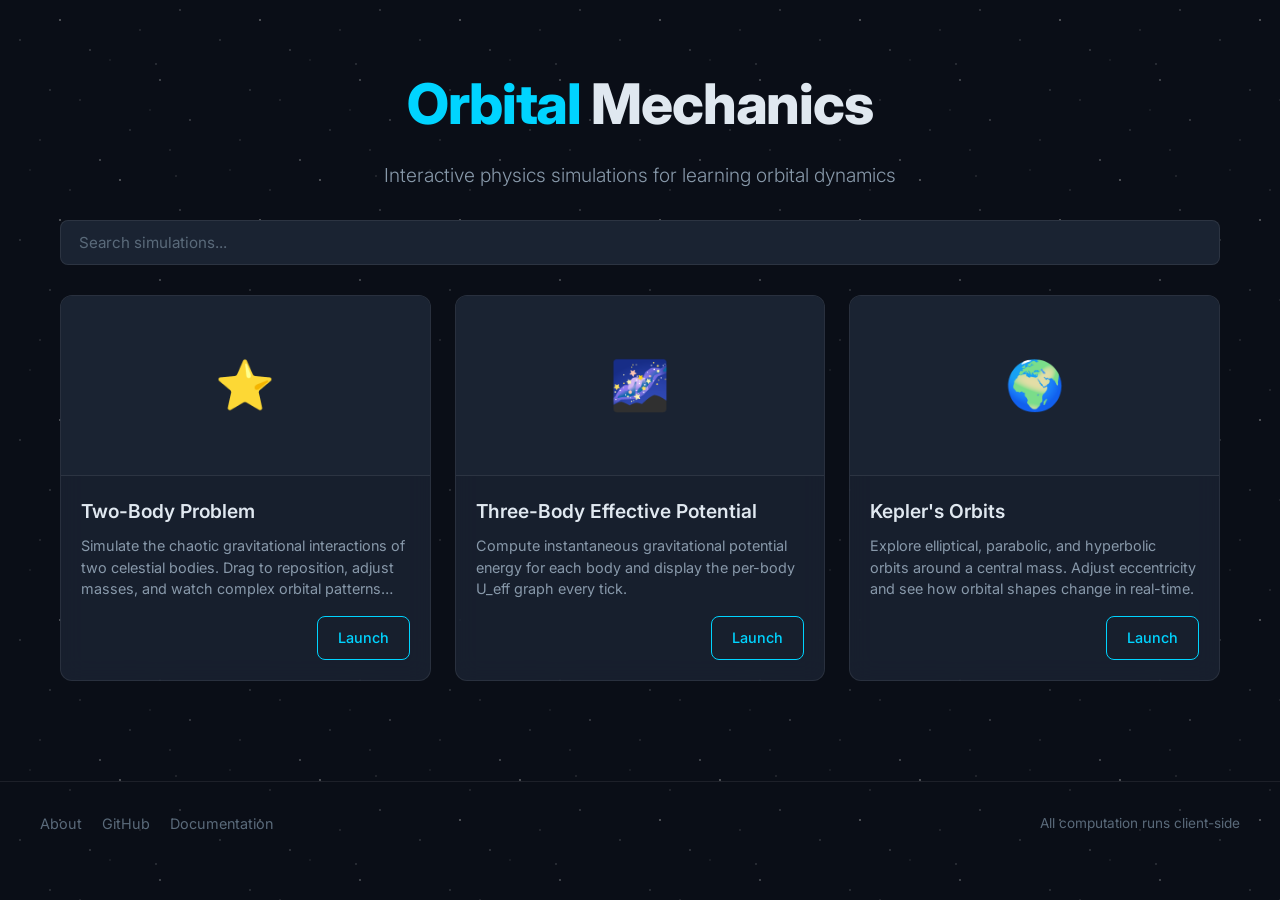
<file: index.html>
<!DOCTYPE html>
<html lang="en">
<head>
  <meta charset="utf-8">
  <meta name="viewport" content="width=device-width, initial-scale=1.0">
  <title>Orbital Mechanics Simulations</title>
  <link rel="preconnect" href="https://fonts.googleapis.com">
  <link rel="preconnect" href="https://fonts.gstatic.com" crossorigin>
  <link href="https://fonts.googleapis.com/css2?family=Inter:wght@300;400;500;600;700;800&display=swap" rel="stylesheet">
  <link rel="stylesheet" href="css/base.css">
  <link rel="stylesheet" href="css/layout.css">
  <link rel="stylesheet" href="css/components.css">
  <link rel="icon" type="image/svg+xml" href="data:image/svg+xml,<svg xmlns='http://www.w3.org/2000/svg' viewBox='0 0 100 100'><text y='.9em' font-size='90'>🚀</text></svg>">
</head>
<body>
  <div class="stars"></div>
  
  <header class="hero">
    <div class="hero-content">
      <h1><span class="accent">Orbital</span> Mechanics</h1>
      <p class="subtitle">Interactive physics simulations for learning orbital dynamics</p>
    </div>
  </header>

  <main class="container">
    <div class="toolbar">
      <input type="text" id="search" class="search-bar" placeholder="Search simulations..." aria-label="Search simulations">
    </div>
    <div id="simGrid" class="sim-grid">
      <!-- Cards loaded dynamically from simulations.json -->
    </div>
  </main>

  <footer class="footer">
    <div class="footer-content">
      <div class="footer-links">
        <a href="#" class="footer-link">About</a>
        <a href="#" class="footer-link">GitHub</a>
        <a href="#" class="footer-link">Documentation</a>
      </div>
      <p class="footer-text">All computation runs client-side</p>
    </div>
  </footer>

  <script type="module" src="js/main.js"></script>
</body>
</html>
</file>
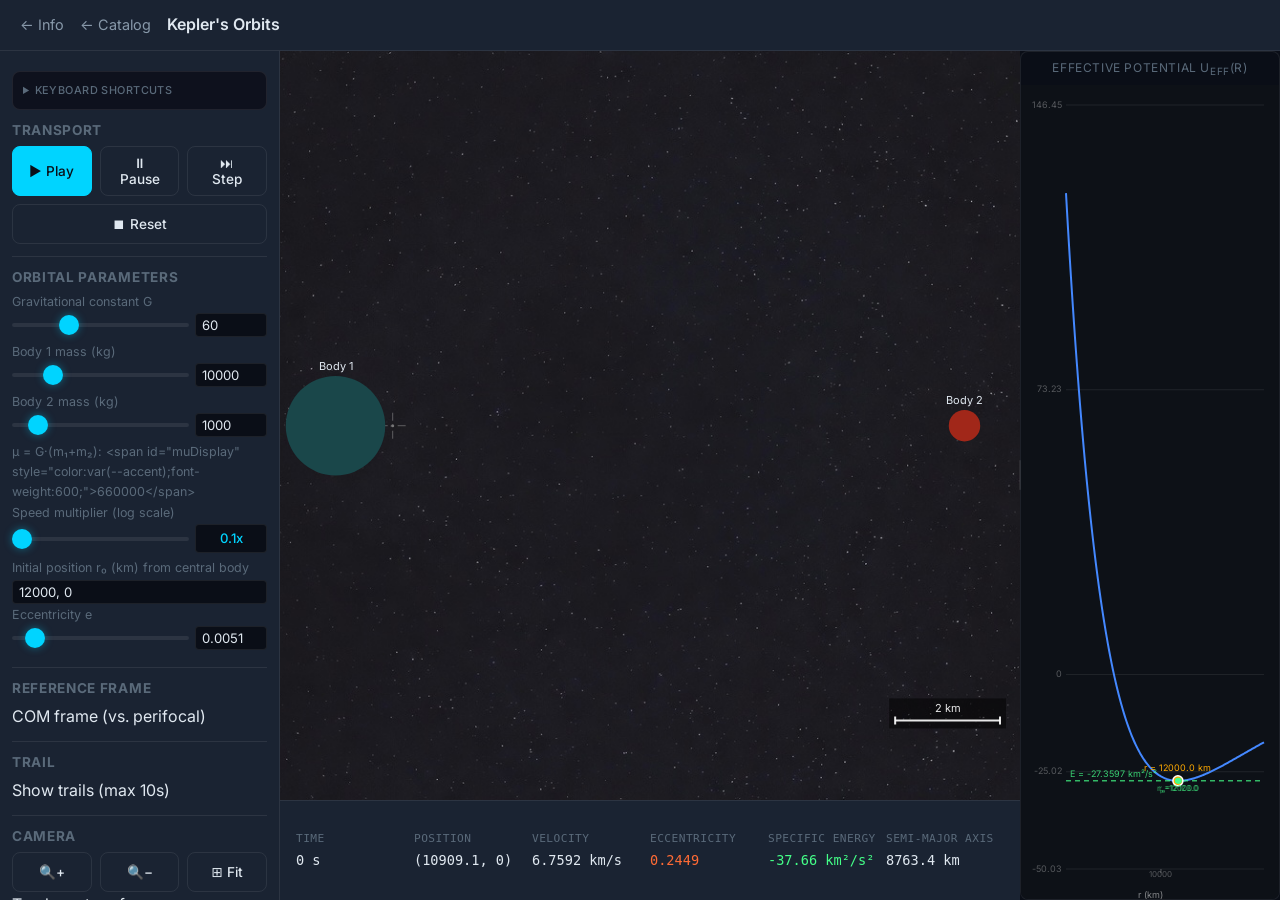
<file: simulations/kepler/index.html>
<!DOCTYPE html>
<html lang="en">
<head>
  <meta charset="utf-8">
  <meta name="viewport" content="width=device-width, initial-scale=1.0">
  <title>Kepler's Orbits — Orbital Mechanics</title>
  <link rel="preconnect" href="https://fonts.googleapis.com">
  <link rel="preconnect" href="https://fonts.gstatic.com" crossorigin>
  <link href="https://fonts.googleapis.com/css2?family=Inter:wght@300;400;500;600;700;800&display=swap" rel="stylesheet">
  <link rel="stylesheet" href="../../css/base.css">
  <link rel="stylesheet" href="../../css/layout.css">
  <link rel="stylesheet" href="../../css/components.css">
  <link rel="icon" type="image/svg+xml" href="data:image/svg+xml,<svg xmlns='http://www.w3.org/2000/svg' viewBox='0 0 100 100'><text y='.9em' font-size='90'>🚀</text></svg>">
  <style>
    .sim-canvas-wrap { cursor: grab; background: var(--bg-primary) url('../../assets/backgrounds/space-bg.jpg') center center / cover no-repeat; }
    .sim-canvas-wrap:active { cursor: grabbing; }
    
    .sim-right-panel {
      display: flex;
      flex-direction: column;
      gap: 8px;
      width: 260px;
      min-width: 100px;
      max-width: 80vw;
      flex-shrink: 0;
      position: relative;
      user-select: none;
    }
    
    /* Drag handle on the left edge of the right panel */
    .ueff-resize-handle {
      position: absolute;
      left: -4px;
      top: 0;
      bottom: 0;
      width: 8px;
      cursor: col-resize;
      z-index: 20;
    }
    .ueff-resize-handle::after {
      content: '';
      position: absolute;
      left: 3px;
      top: 50%;
      transform: translateY(-50%);
      width: 2px;
      height: 30px;
      background: var(--border);
      border-radius: 1px;
    }
    .ueff-resize-handle:hover::after {
      background: var(--accent);
    }
    
    .ueff-canvas-wrap {
      background: var(--bg-primary);
      border: 1px solid var(--border);
      border-radius: var(--radius-sm);
      overflow: hidden;
      flex: 1;
      display: flex;
      flex-direction: column;
    }
    .ueff-canvas-wrap canvas {
      display: block;
      width: 100%;
      flex: 1;
      min-height: 120px;
    }
    .ueff-title {
      font-size: 0.75rem;
      text-transform: uppercase;
      letter-spacing: 0.05em;
      color: var(--text-muted);
      padding: 6px 10px;
      text-align: center;
      flex-shrink: 0;
    }
  </style>
</head>
<body class="sim-page-body">
  <header class="sim-header">
    <a href="info.html" class="back-link">← Info</a>
    <a href="../../index.html" class="back-link">← Catalog</a>
    <span class="sim-header-title">Kepler's Orbits</span>
  </header>

  <div class="sim-main">
    <button class="sidebar-toggle-btn" id="sidebarToggleBtn" title="Toggle sidebar">☰ Controls <span>▼</span></button>
    <div class="sim-controls">
      <div id="shortcutLegend"></div>
    </div>
    <div class="sim-center">
      <div class="sim-canvas-wrap"><canvas id="simCanvas"></canvas></div>
      <div class="sim-data-bar">
        <div class="data-group"><span class="data-label">Time</span><span class="data-value" id="dTime">0.0 s</span></div>
        <div class="data-group"><span class="data-label">Position</span><span class="data-value" id="dPos">(12000, 0)</span></div>
        <div class="data-group"><span class="data-label">Velocity</span><span class="data-value" id="dVel">0.0000 km/s</span></div>
        <div class="data-group"><span class="data-label">Eccentricity</span><span class="data-value ecc" id="dEcc">0.3000</span></div>
        <div class="data-group"><span class="data-label">Specific Energy</span><span class="data-value energy" id="dEnergy">0.00 km²/s²</span></div>
        <div class="data-group"><span class="data-label">Semi-major Axis</span><span class="data-value" id="dSma">0.0 km</span></div>
      </div>
    </div>

    <div class="sim-right-panel">
      <div class="ueff-resize-handle"></div>
      <div class="ueff-canvas-wrap">
        <div class="ueff-title">Effective Potential U<sub>eff</sub>(r)</div>
        <canvas id="ueffCanvas"></canvas>
      </div>
    </div>
  </div>

  <script type="module" src="script.js"></script>
</body>
</html>
</file>
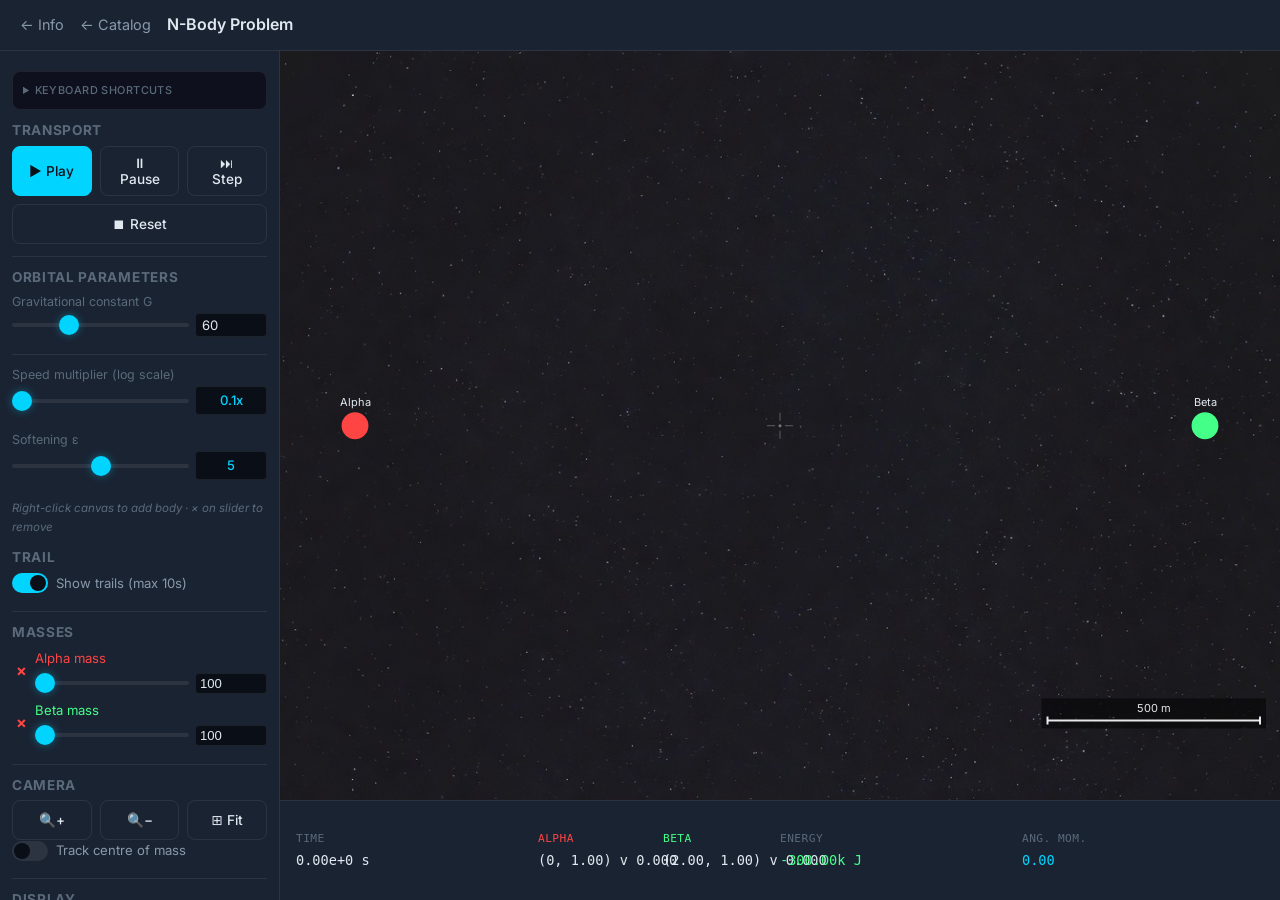
<file: simulations/two-body/index.html>
<!DOCTYPE html>
<html lang="en">
<head>
  <meta charset="utf-8">
  <meta name="viewport" content="width=device-width, initial-scale=1.0">
  <title>N-Body Problem — Orbital Mechanics</title>
  <link rel="preconnect" href="https://fonts.googleapis.com">
  <link rel="preconnect" href="https://fonts.gstatic.com" crossorigin>
  <link href="https://fonts.googleapis.com/css2?family=Inter:wght@300;400;500;600;700;800&display=swap" rel="stylesheet">
  <link rel="stylesheet" href="../../css/base.css">
  <link rel="stylesheet" href="../../css/layout.css">
  <link rel="stylesheet" href="../../css/components.css">
  <link rel="icon" type="image/svg+xml" href="data:image/svg+xml,<svg xmlns='http://www.w3.org/2000/svg' viewBox='0 0 100 100'><text y='.9em' font-size='90'>🚀</text></svg>">
  <style>
    .sim-canvas-wrap { cursor: grab; background: var(--bg-primary) url('../../assets/backgrounds/space-bg.jpg') center center / cover no-repeat; }
    .sim-canvas-wrap:active { cursor: grabbing; }
    .toggle-row {
      display: flex;
      align-items: center;
      gap: 8px;
      margin-bottom: 5px;
    }
    .toggle-row label {
      font-size: 0.82rem;
      color: var(--text-secondary);
      cursor: pointer;
    }
    .toggle-switch {
      position: relative;
      width: 36px;
      height: 20px;
      background: var(--border);
      border-radius: 10px;
      cursor: pointer;
      transition: background 0.2s;
      flex-shrink: 0;
    }
    .toggle-switch.active {
      background: var(--accent);
    }
    .toggle-switch::after {
      content: '';
      position: absolute;
      top: 2px;
      left: 2px;
      width: 16px;
      height: 16px;
      border-radius: 50%;
      background: var(--bg-primary);
      transition: transform 0.2s;
    }
    .toggle-switch.active::after {
      transform: translateX(16px);
    }
  </style>
</head>
<body class="sim-page-body">
    <header class="sim-header">
      <a href="info.html" class="back-link">← Info</a>
      <a href="../../index.html" class="back-link">← Catalog</a>
      <span class="sim-header-title">N-Body Problem</span>
    </header>

  <div class="sim-main">
    <button class="sidebar-toggle-btn" id="sidebarToggleBtn" title="Toggle sidebar">☰ Controls <span id="sidebarToggleArrow">▼</span></button>
    <div class="sim-controls">
      <div id="shortcutLegend"></div>
    </div>
    <div class="sim-center">
      <div class="sim-canvas-wrap">
        <canvas id="simCanvas"></canvas>
        <button id="mobileAddBtn" style="display:none;position:absolute;bottom:12px;right:12px;background:rgba(10,10,20,0.85);border:1px solid var(--accent);border-radius:50%;width:44px;height:44px;font-size:1.4rem;color:var(--accent);cursor:pointer;z-index:5;align-items:center;justify-content:center;backdrop-filter:blur(6px);-webkit-backdrop-filter:blur(6px);" title="Add body">+</button>
        <div id="bodyInfoPanel" style="position:absolute;top:12px;right:12px;background:rgba(10,10,20,0.85);border:1px solid var(--border);border-radius:var(--radius-sm);padding:14px 18px;font-size:0.9rem;color:var(--text-secondary);display:none;line-height:1.6;backdrop-filter:blur(6px);-webkit-backdrop-filter:blur(6px);max-width:min(500px,calc(100vw - 24px));z-index:5;"></div>
      </div>
      <div class="sim-data-bar">
        <div class="data-group"><span class="data-label">Time</span><span class="data-value" id="dTime">0.00 s</span></div>
        <div id="bodyDataContainer" style="display:flex;flex:1 0 0;min-width:0;align-items:center;gap:8px;"></div>
        <div class="data-group"><span class="data-label">Energy</span><span class="data-value energy" id="dEnergy">0 J</span></div>
        <div class="data-group"><span class="data-label">Ang. Mom.</span><span class="data-value accent" id="dAngMom">0</span></div>
      </div>
    </div>
  </div>

  <script type="module" src="script.js"></script>
</body>
</html>
</file>
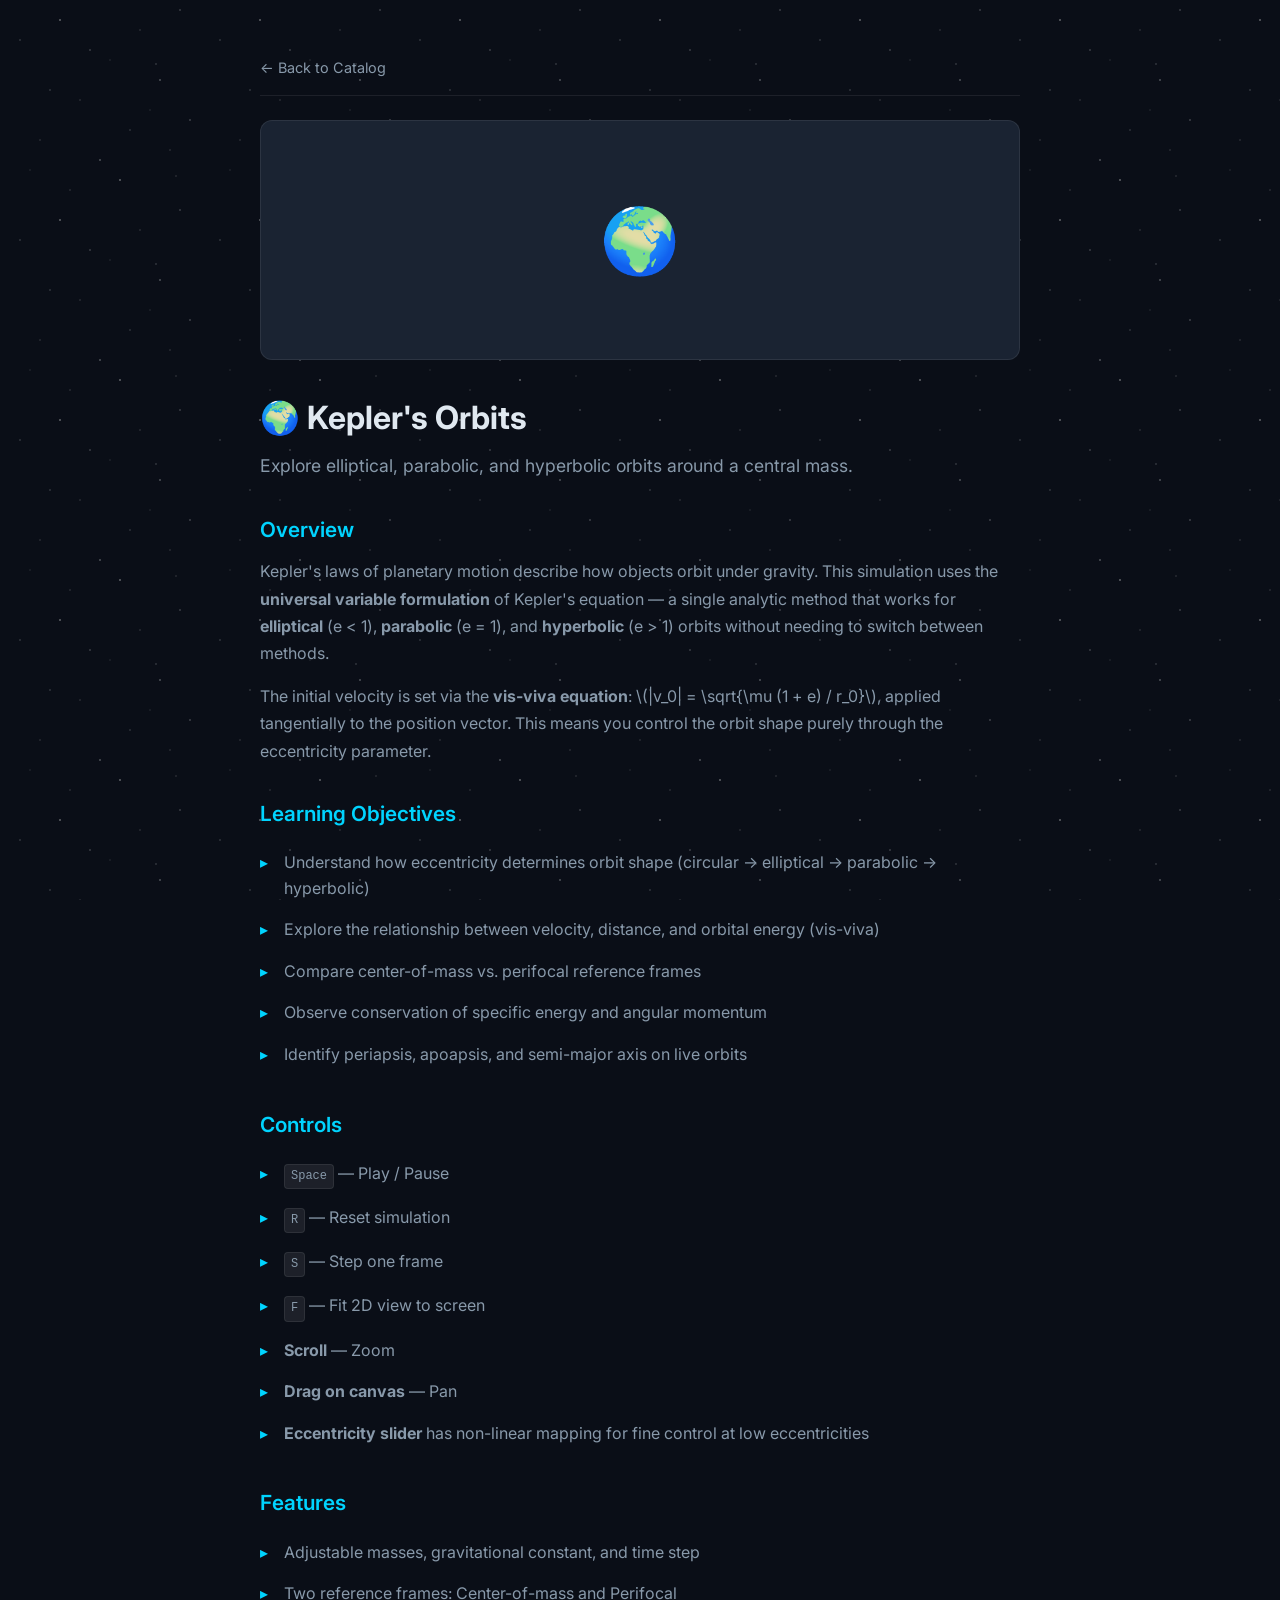
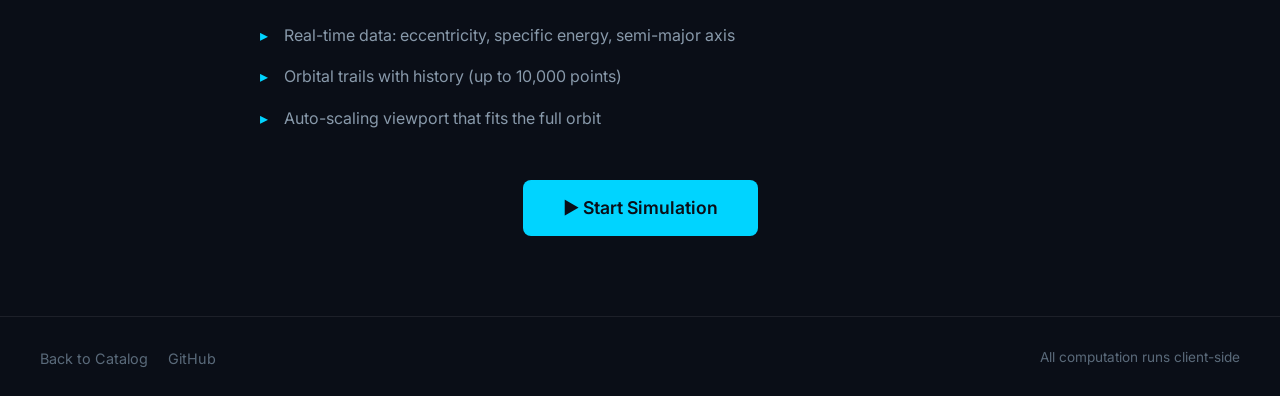
<file: simulations/kepler/info.html>
<!DOCTYPE html>
<html lang="en">
<head>
  <meta charset="utf-8">
  <meta name="viewport" content="width=device-width, initial-scale=1.0">
  <title>Kepler's Orbits — Orbital Mechanics Simulations</title>
  <link rel="preconnect" href="https://fonts.googleapis.com">
  <link rel="preconnect" href="https://fonts.gstatic.com" crossorigin>
  <link href="https://fonts.googleapis.com/css2?family=Inter:wght@300;400;500;600;700;800&display=swap" rel="stylesheet">
  <link rel="stylesheet" href="../../css/base.css">
  <link rel="stylesheet" href="../../css/layout.css">
  <link rel="stylesheet" href="../../css/components.css">
  <link rel="icon" type="image/svg+xml" href="data:image/svg+xml,<svg xmlns='http://www.w3.org/2000/svg' viewBox='0 0 100 100'><text y='.9em' font-size='90'>🚀</text></svg>">
  <style>
    .info-header {
      display: flex;
      align-items: center;
      gap: 16px;
      padding: 16px 0;
      border-bottom: 1px solid var(--border);
      margin-bottom: 24px;
    }
  </style>
</head>
<body>
  <div class="stars"></div>

  <div class="info-page">
    <div class="info-header">
      <a href="../../index.html" class="back-link">← Back to Catalog</a>
    </div>

    <div class="preview-wrap" style="font-size:4rem;display:flex;align-items:center;justify-content:center;">
      🌍
    </div>

    <h1>🌍 Kepler's Orbits</h1>
    <p class="info-subtitle">Explore elliptical, parabolic, and hyperbolic orbits around a central mass.</p>

    <h2>Overview</h2>
    <p>
      Kepler's laws of planetary motion describe how objects orbit under gravity. This simulation uses
      the <strong>universal variable formulation</strong> of Kepler's equation — a single analytic method
      that works for <strong>elliptical</strong> (e < 1), <strong>parabolic</strong> (e = 1), and 
      <strong>hyperbolic</strong> (e > 1) orbits without needing to switch between methods.
    </p>
    <p>
      The initial velocity is set via the <strong>vis-viva equation</strong>:
      \(|v_0| = \sqrt{\mu (1 + e) / r_0}\), applied tangentially to the position vector.
      This means you control the orbit shape purely through the eccentricity parameter.
    </p>

    <h2>Learning Objectives</h2>
    <ul>
      <li>Understand how eccentricity determines orbit shape (circular → elliptical → parabolic → hyperbolic)</li>
      <li>Explore the relationship between velocity, distance, and orbital energy (vis-viva)</li>
      <li>Compare center-of-mass vs. perifocal reference frames</li>
      <li>Observe conservation of specific energy and angular momentum</li>
      <li>Identify periapsis, apoapsis, and semi-major axis on live orbits</li>
    </ul>

    <h2>Controls</h2>
    <ul>
      <li><kbd>Space</kbd> — Play / Pause</li>
      <li><kbd>R</kbd> — Reset simulation</li>
      <li><kbd>S</kbd> — Step one frame</li>
      <li><kbd>F</kbd> — Fit 2D view to screen</li>
      <li><strong>Scroll</strong> — Zoom</li>
      <li><strong>Drag on canvas</strong> — Pan</li>
      <li><strong>Eccentricity slider</strong> has non-linear mapping for fine control at low eccentricities</li>
    </ul>

    <h2>Features</h2>
    <ul>
      <li>Adjustable masses, gravitational constant, and time step</li>
      <li>Two reference frames: Center-of-mass and Perifocal</li>
      <li>Real-time data: eccentricity, specific energy, semi-major axis</li>
      <li>Orbital trails with history (up to 10,000 points)</li>
      <li>Auto-scaling viewport that fits the full orbit</li>
    </ul>

    <div class="start-btn-wrap">
      <a href="index.html" class="start-btn">▶ Start Simulation</a>
    </div>
  </div>

  <footer class="footer">
    <div class="footer-content">
      <div class="footer-links">
        <a href="../../index.html" class="footer-link">Back to Catalog</a>
        <a href="https://github.com" target="_blank" class="footer-link">GitHub</a>
      </div>
      <p class="footer-text">All computation runs client-side</p>
    </div>
  </footer>
</body>
</html>
</file>
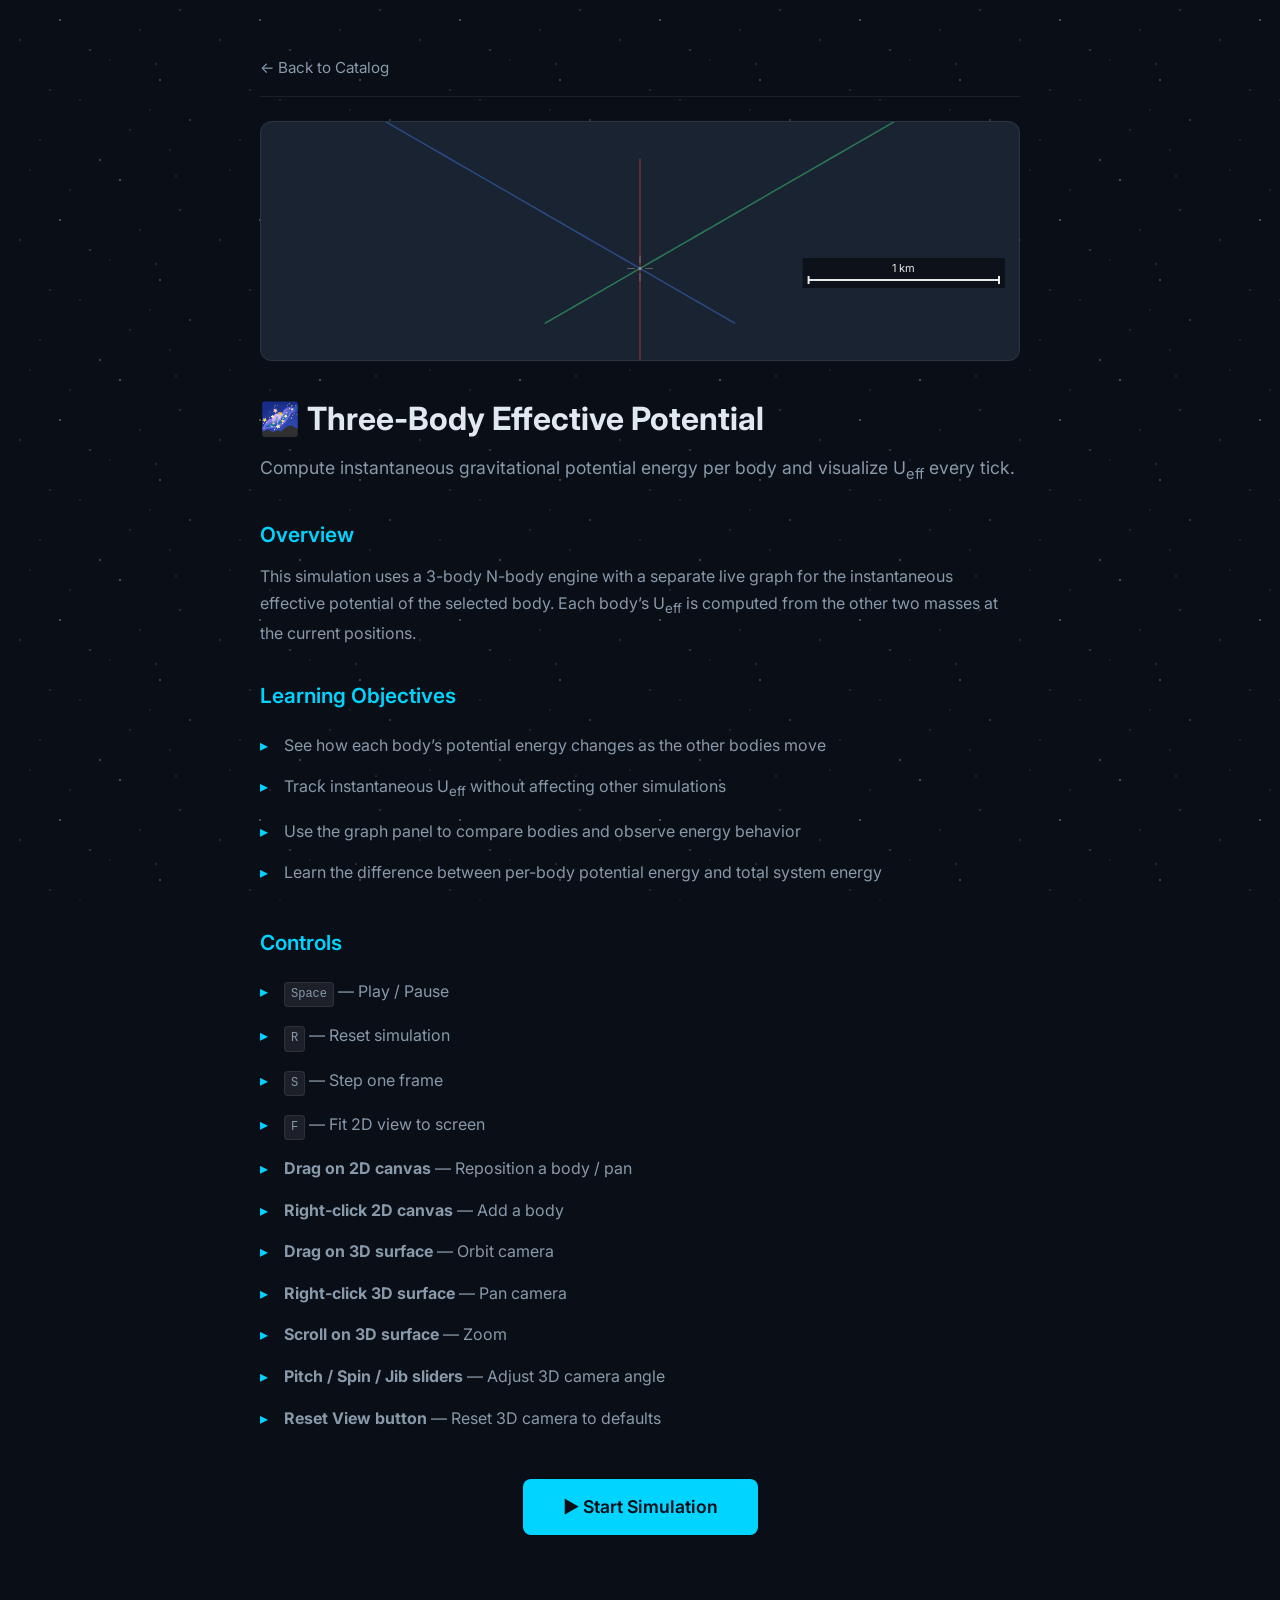
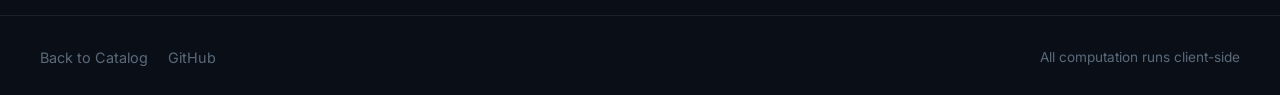
<file: simulations/three-body-ueff/info.html>
<!DOCTYPE html>
<html lang="en">
<head>
  <meta charset="utf-8">
  <meta name="viewport" content="width=device-width, initial-scale=1.0">
  <title>Three-Body Effective Potential — Orbital Mechanics Simulations</title>
  <link rel="preconnect" href="https://fonts.googleapis.com">
  <link rel="preconnect" href="https://fonts.gstatic.com" crossorigin>
  <link href="https://fonts.googleapis.com/css2?family=Inter:wght@300;400;500;600;700;800&display=swap" rel="stylesheet">
  <link rel="stylesheet" href="../../css/base.css">
  <link rel="stylesheet" href="../../css/layout.css">
  <link rel="stylesheet" href="../../css/components.css">
  <link rel="icon" type="image/svg+xml" href="data:image/svg+xml,<svg xmlns='http://www.w3.org/2000/svg' viewBox='0 0 100 100'><text y='.9em' font-size='90'>🌌</text></svg>">
  <style>
    .info-header {
      display: flex;
      align-items: center;
      gap: 16px;
      padding: 16px 0;
      border-bottom: 1px solid var(--border);
      margin-bottom: 24px;
    }
    .info-header .back-link { font-size: 0.95rem; }
  </style>
</head>
<body>
  <div class="stars"></div>
  <div class="info-page">
    <div class="info-header">
      <a href="../../index.html" class="back-link">← Back to Catalog</a>
    </div>
    <div class="preview-wrap" id="previewCanvasWrap">
      <canvas id="previewCanvas"></canvas>
    </div>
    <h1>🌌 Three-Body Effective Potential</h1>
    <p class="info-subtitle">Compute instantaneous gravitational potential energy per body and visualize U<sub>eff</sub> every tick.</p>
    <h2>Overview</h2>
    <p>This simulation uses a 3-body N-body engine with a separate live graph for the instantaneous effective potential of the selected body. Each body’s U<sub>eff</sub> is computed from the other two masses at the current positions.</p>
    <h2>Learning Objectives</h2>
    <ul>
      <li>See how each body’s potential energy changes as the other bodies move</li>
      <li>Track instantaneous U<sub>eff</sub> without affecting other simulations</li>
      <li>Use the graph panel to compare bodies and observe energy behavior</li>
      <li>Learn the difference between per-body potential energy and total system energy</li>
    </ul>
    <h2>Controls</h2>
    <ul>
      <li><kbd>Space</kbd> — Play / Pause</li>
      <li><kbd>R</kbd> — Reset simulation</li>
      <li><kbd>S</kbd> — Step one frame</li>
      <li><kbd>F</kbd> — Fit 2D view to screen</li>
      <li><strong>Drag on 2D canvas</strong> — Reposition a body / pan</li>
      <li><strong>Right-click 2D canvas</strong> — Add a body</li>
      <li><strong>Drag on 3D surface</strong> — Orbit camera</li>
      <li><strong>Right-click 3D surface</strong> — Pan camera</li>
      <li><strong>Scroll on 3D surface</strong> — Zoom</li>
      <li><strong>Pitch / Spin / Jib sliders</strong> — Adjust 3D camera angle</li>
      <li><strong>Reset View button</strong> — Reset 3D camera to defaults</li>
    </ul>
    <div class="start-btn-wrap">
      <a href="index.html" class="start-btn">▶ Start Simulation</a>
    </div>
  </div>
  <footer class="footer">
    <div class="footer-content">
      <div class="footer-links">
        <a href="../../index.html" class="footer-link">Back to Catalog</a>
        <a href="https://github.com" target="_blank" class="footer-link">GitHub</a>
      </div>
      <p class="footer-text">All computation runs client-side</p>
    </div>
  </footer>
    <script type="module">
      import { PhysicsEngine } from '../../js/core/physics-engine.js';
      import { StateManager } from '../../js/core/state-manager.js';
      import { CanvasRenderer } from '../../js/renderer/canvas-renderer.js';
      import { vec } from '../../js/core/math-utils.js';

      const canvas = document.getElementById('previewCanvas');
      if (canvas) {
        const wrap = document.getElementById('previewCanvasWrap');
        canvas.width = wrap.clientWidth;
        canvas.height = wrap.clientHeight;
        const sim = new PhysicsEngine();
        const state = new StateManager();
        // Inline three-body triangle preset
        const mass = 100;
        const s = 1000 / 1000;
        const h = s * Math.sqrt(3) / 2;
        state.addBody('Alpha', mass, vec(0, (2/3) * h, 0), vec(0, 0, 0), '#ff4444');
        state.addBody('Beta',  mass, vec(-s / 2, -(1/3) * h, 0), vec(0, 0, 0), '#44ff88');
        state.addBody('Gamma', mass, vec(s / 2, -(1/3) * h, 0), vec(0, 0, 0), '#4488ff');
        const renderer = new CanvasRenderer(canvas);
        renderer.zoomToFit(state.bodies);
        renderer.showCom = true;
        const G = 60;
        function animate() {
          for (let i = 0; i < 4; i++) {
            sim.integrateLeapfrog(state.bodies, G, 0.005);
            state.time += 0.005;
            state.recordState();
          }
          const com = sim.computeCenterOfMass(state.bodies);
          renderer.render(state.bodies, state.history, com, -1, state.time);
          requestAnimationFrame(animate);
        }
        animate();
      }
    </script>
</body>
</html>
</file>
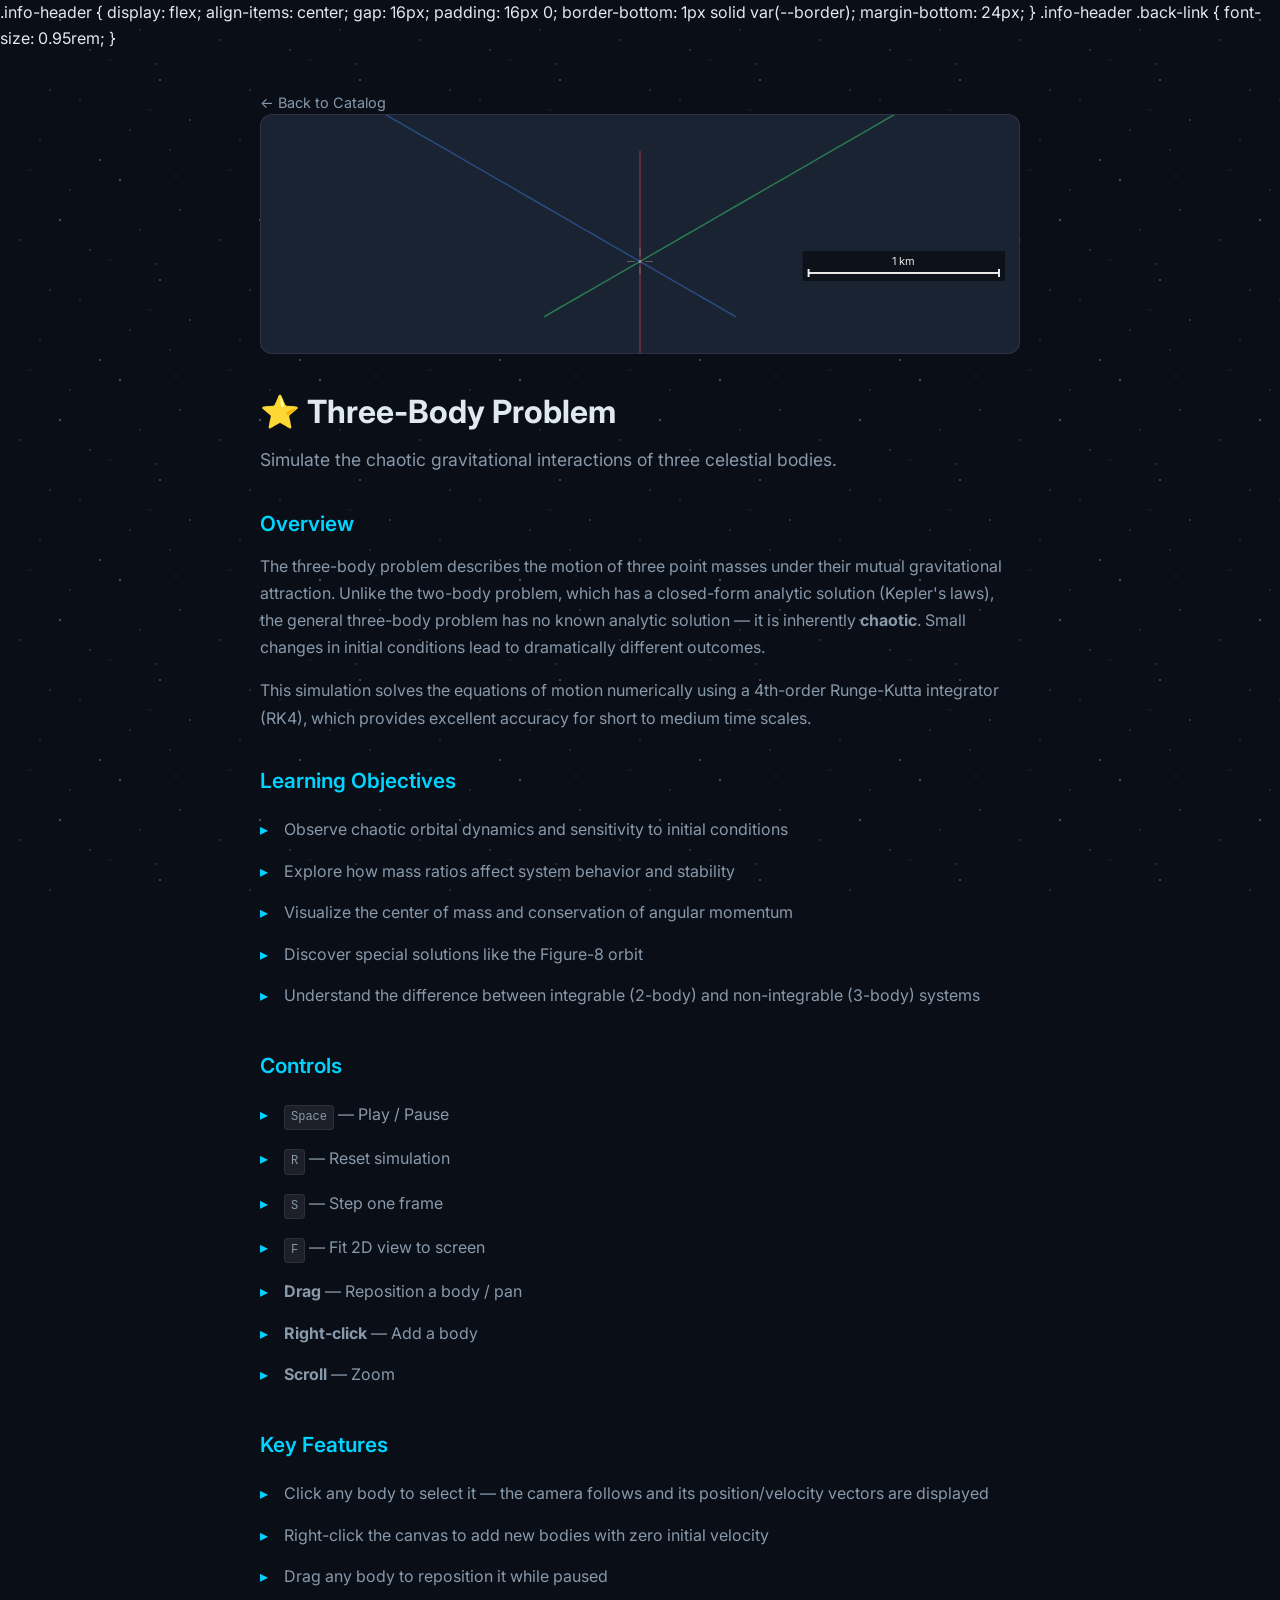
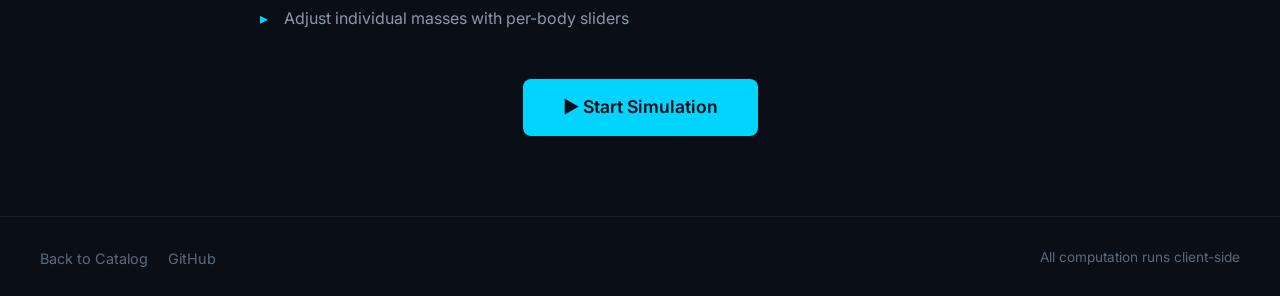
<file: simulations/two-body/info.html>
<!DOCTYPE html>
<html lang="en">
<head>
  <meta charset="utf-8">
  <meta name="viewport" content="width=device-width, initial-scale=1.0">
  <title>Two-Body Problem — Orbital Mechanics Simulations</title>
  <link rel="preconnect" href="https://fonts.googleapis.com">
  <link rel="preconnect" href="https://fonts.gstatic.com" crossorigin>
  <link href="https://fonts.googleapis.com/css2?family=Inter:wght@300;400;500;600;700;800&display=swap" rel="stylesheet">
  <link rel="stylesheet" href="../../css/base.css">
  <link rel="stylesheet" href="../../css/layout.css">
  <link rel="stylesheet" href="../../css/components.css">
    .info-header {
      display: flex;
      align-items: center;
      gap: 16px;
      padding: 16px 0;
      border-bottom: 1px solid var(--border);
      margin-bottom: 24px;
    }
    .info-header .back-link {
      font-size: 0.95rem;
    }
  </style>
</head>
<body>
  <div class="stars"></div>

  <div class="info-page">
    <div class="info-header">
      <a href="../../index.html" class="back-link">← Back to Catalog</a>
    </div>

    <div class="preview-wrap" id="previewCanvasWrap">
      <canvas id="previewCanvas"></canvas>
    </div>

    <h1>⭐ Three-Body Problem</h1>
    <p class="info-subtitle">Simulate the chaotic gravitational interactions of three celestial bodies.</p>

    <h2>Overview</h2>
    <p>
      The three-body problem describes the motion of three point masses under their mutual gravitational attraction. 
      Unlike the two-body problem, which has a closed-form analytic solution (Kepler's laws), the general three-body 
      problem has no known analytic solution — it is inherently <strong>chaotic</strong>. Small changes in initial 
      conditions lead to dramatically different outcomes.
    </p>
    <p>
      This simulation solves the equations of motion numerically using a 4th-order Runge-Kutta integrator (RK4), 
      which provides excellent accuracy for short to medium time scales.
    </p>

    <h2>Learning Objectives</h2>
    <ul>
      <li>Observe chaotic orbital dynamics and sensitivity to initial conditions</li>
      <li>Explore how mass ratios affect system behavior and stability</li>
      <li>Visualize the center of mass and conservation of angular momentum</li>
      <li>Discover special solutions like the Figure-8 orbit</li>
      <li>Understand the difference between integrable (2-body) and non-integrable (3-body) systems</li>
    </ul>

    <h2>Controls</h2>
    <ul>
      <li><kbd>Space</kbd> — Play / Pause</li>
      <li><kbd>R</kbd> — Reset simulation</li>
      <li><kbd>S</kbd> — Step one frame</li>
      <li><kbd>F</kbd> — Fit 2D view to screen</li>
      <li><strong>Drag</strong> — Reposition a body / pan</li>
      <li><strong>Right-click</strong> — Add a body</li>
      <li><strong>Scroll</strong> — Zoom</li>
    </ul>

    <h2>Key Features</h2>
    <ul>
      <li>Click any body to select it — the camera follows and its position/velocity vectors are displayed</li>
      <li>Right-click the canvas to add new bodies with zero initial velocity</li>
      <li>Drag any body to reposition it while paused</li>
      <li>Adjust individual masses with per-body sliders</li>
    </ul>

    <div class="start-btn-wrap">
      <a href="index.html" class="start-btn">▶ Start Simulation</a>
    </div>
  </div>

  <footer class="footer">
    <div class="footer-content">
      <div class="footer-links">
        <a href="../../index.html" class="footer-link">Back to Catalog</a>
        <a href="https://github.com" target="_blank" class="footer-link">GitHub</a>
      </div>
      <p class="footer-text">All computation runs client-side</p>
    </div>
  </footer>

  <script type="module">
    // Simple preview animation on the info page
    import { PhysicsEngine } from '../../js/core/physics-engine.js';
    import { StateManager } from '../../js/core/state-manager.js';
    import { CanvasRenderer } from '../../js/renderer/canvas-renderer.js';
    import { vec } from '../../js/core/math-utils.js';

    const canvas = document.getElementById('previewCanvas');
    if (canvas) {
      // Make canvas fill its container
      const wrap = document.getElementById('previewCanvasWrap');
      canvas.width = wrap.clientWidth;
      canvas.height = wrap.clientHeight;

      const state = new StateManager();
      // Inline three-body triangle preset
      const mass = 100;
      const s = 1000 / 1000;
      const h = s * Math.sqrt(3) / 2;
      state.addBody('Alpha', mass, vec(0, (2/3) * h, 0), vec(0, 0, 0), '#ff4444');
      state.addBody('Beta',  mass, vec(-s / 2, -(1/3) * h, 0), vec(0, 0, 0), '#44ff88');
      state.addBody('Gamma', mass, vec(s / 2, -(1/3) * h, 0), vec(0, 0, 0), '#4488ff');

      const renderer = new CanvasRenderer(canvas);
      renderer.zoomToFit(state.bodies);
      renderer.showGrid = false;
      renderer.showCom = true;

      const physics = new PhysicsEngine();
      const G = 60;

      function animate() {
        // Run a few physics steps each frame
        for (let i = 0; i < 5; i++) {
          physics.integrateRK4(state.bodies, G, 0.005);
          state.time += 0.005;
          state.recordState();
        }

        const com = physics.computeCenterOfMass(state.bodies);
        renderer.render(state.bodies, state.history, com);
        requestAnimationFrame(animate);
      }

      animate();
    }
  </script>
</body>
</html>
</file>
<file: css/base.css>
/* ================================================================
   base.css — Variables, reset, typography, starfield
   Shared across all pages.
   ================================================================ */

:root {
  --bg-primary: #0a0e17;
  --bg-secondary: #1a2332;
  --bg-card: rgba(26, 35, 50, 0.85);
  --accent: #00d4ff;
  --accent-dim: rgba(0, 212, 255, 0.15);
  --secondary: #ff6b35;
  --text-primary: #e0e8f0;
  --text-secondary: #8899aa;
  --text-muted: #5a6a7a;
  --border: rgba(255, 255, 255, 0.08);
  --body-color-1: #ff4444;
  --body-color-2: #4488ff;
  --body-color-3: #44ff88;
  --shadow: 0 8px 32px rgba(0, 0, 0, 0.4);
  --radius: 12px;
  --radius-sm: 8px;
  --transition: 0.3s ease;
  --font: 'Inter', 'Segoe UI', system-ui, -apple-system, sans-serif;
}

* {
  margin: 0;
  padding: 0;
  box-sizing: border-box;
}

html {
  scroll-behavior: smooth;
}

body {
  font-family: var(--font);
  background: var(--bg-primary);
  color: var(--text-primary);
  min-height: 100vh;
  line-height: 1.6;
  overflow-x: hidden;
}

/* ================================================================
   Animated starfield
   ================================================================ */
.stars {
  position: fixed;
  top: 0;
  left: 0;
  width: 100%;
  height: 100%;
  pointer-events: none;
  z-index: 0;
  background-image:
    radial-gradient(1px 1px at 10% 20%, rgba(255, 255, 255, 0.4), transparent),
    radial-gradient(1px 1px at 20% 70%, rgba(255, 255, 255, 0.3), transparent),
    radial-gradient(1.5px 1.5px at 30% 10%, rgba(255, 255, 255, 0.5), transparent),
    radial-gradient(1px 1px at 40% 50%, rgba(255, 255, 255, 0.3), transparent),
    radial-gradient(1.5px 1.5px at 50% 80%, rgba(255, 255, 255, 0.4), transparent),
    radial-gradient(1px 1px at 55% 30%, rgba(255, 255, 255, 0.2), transparent),
    radial-gradient(1.5px 1.5px at 60% 90%, rgba(255, 255, 255, 0.5), transparent),
    radial-gradient(1px 1px at 70% 15%, rgba(255, 255, 255, 0.3), transparent),
    radial-gradient(1px 1px at 75% 55%, rgba(255, 255, 255, 0.2), transparent),
    radial-gradient(1.5px 1.5px at 80% 40%, rgba(255, 255, 255, 0.4), transparent),
    radial-gradient(1px 1px at 85% 75%, rgba(255, 255, 255, 0.3), transparent),
    radial-gradient(1px 1px at 90% 5%, rgba(255, 255, 255, 0.5), transparent),
    radial-gradient(1.5px 1.5px at 95% 60%, rgba(255, 255, 255, 0.3), transparent),
    radial-gradient(1px 1px at 15% 85%, rgba(255, 255, 255, 0.2), transparent),
    radial-gradient(1px 1px at 25% 45%, rgba(255, 255, 255, 0.4), transparent),
    radial-gradient(1px 1px at 35% 95%, rgba(255, 255, 255, 0.3), transparent),
    radial-gradient(1px 1px at 45% 25%, rgba(255, 255, 255, 0.5), transparent),
    radial-gradient(1.5px 1.5px at 65% 65%, rgba(255, 255, 255, 0.2), transparent),
    radial-gradient(1px 1px at 78% 32%, rgba(255, 255, 255, 0.4), transparent),
    radial-gradient(1px 1px at 88% 88%, rgba(255, 255, 255, 0.3), transparent);
  background-size: 200px 200px;
  animation: twinkle 4s ease-in-out infinite alternate;
}

@keyframes twinkle {
  0% { opacity: 0.7; }
  100% { opacity: 1; }
}

/* ================================================================
   Typography
   ================================================================ */
.accent {
  color: var(--accent);
}

.muted {
  font-size: 12px;
  color: #dedede;
}

.small {
  font-size: 12px;
}

kbd {
  display: inline-block;
  padding: 2px 6px;
  background: rgba(255, 255, 255, 0.08);
  border: 1px solid var(--border);
  border-radius: 4px;
  font-family: 'SF Mono', monospace;
  font-size: 0.75rem;
  color: var(--text-secondary);
}
</file>
<file: css/layout.css>
/* ================================================================
   layout.css — Page structure: hero, container, grid, header, footer
   ================================================================ */

/* ================================================================
   Hero
   ================================================================ */
.hero {
  position: relative;
  z-index: 1;
  text-align: center;
  padding: 60px 20px 30px;
}

.hero-content h1 {
  font-size: clamp(2rem, 5vw, 3.5rem);
  font-weight: 800;
  letter-spacing: -0.02em;
}

.subtitle {
  color: var(--text-secondary);
  font-size: clamp(1rem, 2vw, 1.2rem);
  margin-top: 10px;
  font-weight: 300;
}

/* ================================================================
   Container
   ================================================================ */
.container {
  position: relative;
  z-index: 1;
  max-width: 1200px;
  margin: 0 auto;
  padding: 0 20px 60px;
}

/* ================================================================
   Toolbar
   ================================================================ */
.toolbar {
  display: flex;
  gap: 12px;
  margin-bottom: 30px;
  flex-wrap: wrap;
}

.search-bar {
  flex: 1;
  min-width: 200px;
  padding: 12px 18px;
  background: var(--bg-secondary);
  border: 1px solid var(--border);
  border-radius: var(--radius-sm);
  color: var(--text-primary);
  font-family: var(--font);
  font-size: 0.95rem;
  outline: none;
  transition: border-color var(--transition);
}

.search-bar::placeholder { color: var(--text-muted); }

.search-bar:focus {
  border-color: var(--accent);
  box-shadow: 0 0 0 2px var(--accent-dim);
}

/* ================================================================
   Simulation Card Grid (catalog)
   ================================================================ */
.sim-grid {
  display: grid;
  grid-template-columns: repeat(auto-fill, minmax(320px, 1fr));
  gap: 24px;
}

.sim-card {
  background: var(--bg-card);
  border: 1px solid var(--border);
  border-radius: var(--radius);
  overflow: hidden;
  transition: transform var(--transition), box-shadow var(--transition);
  backdrop-filter: blur(12px);
  -webkit-backdrop-filter: blur(12px);
}

.sim-card:hover {
  transform: translateY(-4px);
  box-shadow: 0 12px 40px rgba(0, 212, 255, 0.1);
}

.sim-thumb {
  width: 100%;
  height: 180px;
  background: var(--bg-secondary);
  display: flex;
  align-items: center;
  justify-content: center;
  font-size: 3rem;
  border-bottom: 1px solid var(--border);
}

.sim-body { padding: 20px; }

.sim-title {
  font-size: 1.2rem;
  font-weight: 600;
  margin-bottom: 8px;
}

.sim-desc {
  color: var(--text-secondary);
  font-size: 0.9rem;
  margin-bottom: 16px;
  line-height: 1.5;
  display: -webkit-box;
  -webkit-line-clamp: 3;
  -webkit-box-orient: vertical;
  overflow: hidden;
}

.sim-meta {
  display: flex;
  align-items: center;
  justify-content: flex-end;
}

/* ================================================================
   Footer
   ================================================================ */
.footer {
  position: relative;
  z-index: 1;
  border-top: 1px solid var(--border);
  padding: 30px 20px;
  margin-top: 40px;
}

.footer-content {
  max-width: 1200px;
  margin: 0 auto;
  display: flex;
  justify-content: space-between;
  align-items: center;
  flex-wrap: wrap;
  gap: 16px;
}

.footer-links { display: flex; gap: 20px; }

.footer-link {
  color: var(--text-muted);
  text-decoration: none;
  font-size: 0.9rem;
  transition: color var(--transition);
}

.footer-link:hover { color: var(--accent); }

.footer-text {
  color: var(--text-muted);
  font-size: 0.85rem;
}

/* ================================================================
   Simulation Page Layout
   ================================================================ */
.sim-page-body {
  display: flex;
  flex-direction: column;
  height: 100vh;
  overflow: hidden;
}

.sim-header {
  display: flex;
  align-items: center;
  gap: 16px;
  padding: 12px 20px;
  background: var(--bg-secondary);
  border-bottom: 1px solid var(--border);
  flex-shrink: 0;
  z-index: 10;
}

.back-link {
  color: var(--text-secondary);
  text-decoration: none;
  font-size: 0.9rem;
  display: flex;
  align-items: center;
  gap: 6px;
  transition: color var(--transition);
}

.back-link:hover { color: var(--accent); }

.sim-header-title {
  font-size: 1rem;
  font-weight: 600;
  flex: 1;
}

.sim-main {
  flex: 1;
  display: flex;
  min-height: 0;
}

/* Left sidebar */
.sim-controls {
  width: 280px;
  min-width: 280px;
  flex-shrink: 0;
  background: var(--bg-secondary);
  border-right: 1px solid var(--border);
  padding: 12px;
  overflow-y: auto;
  display: flex;
  flex-direction: column;
  gap: 10px;
}

/* Center: canvas + data bar */
.sim-center {
  flex: 1;
  display: flex;
  flex-direction: column;
  min-width: 0;
}

.sim-canvas-wrap {
  flex: 1;
  position: relative;
  min-height: 0;
}

.sim-canvas-wrap canvas {
  display: block;
  width: 100%;
  height: 100%;
}

/* Bottom data bar */
.sim-data-bar {
  flex-shrink: 0;
  height: 100px;
  background: var(--bg-secondary);
  border-top: 1px solid var(--border);
  padding: 8px 16px;
  display: flex;
  align-items: center;
  font-size: 0.82rem;
  font-family: 'SF Mono', 'Fira Code', monospace;
}

.sim-data-bar .data-group {
  display: flex;
  flex-direction: column;
  gap: 2px;
  white-space: nowrap;
  flex: 1 0 0;
  min-width: 0;
}

.sim-data-bar .data-group .data-label {
  color: var(--text-muted);
  font-size: 0.7rem;
  text-transform: uppercase;
  letter-spacing: 0.04em;
}

.sim-data-bar .data-group .data-value {
  color: var(--text-primary);
  font-size: 0.85rem;
  font-variant-numeric: tabular-nums;
}

.sim-data-bar .data-group .data-value.accent { color: var(--accent); }
.sim-data-bar .data-group .data-value.energy { color: #44ff88; }
.sim-data-bar .data-group .data-value.ecc { color: var(--secondary); }

/* ================================================================
   Info page
   ================================================================ */
.info-page {
  max-width: 800px;
  margin: 0 auto;
  padding: 40px 20px;
  position: relative;
  z-index: 1;
}

.info-page h1 {
  font-size: 2rem;
  font-weight: 700;
  margin-bottom: 8px;
}

.info-page .info-subtitle {
  color: var(--text-secondary);
  font-size: 1.1rem;
  margin-bottom: 32px;
}

.info-page h2 {
  font-size: 1.3rem;
  font-weight: 600;
  margin-top: 32px;
  margin-bottom: 12px;
  color: var(--accent);
}

.info-page p {
  color: var(--text-secondary);
  line-height: 1.7;
  margin-bottom: 16px;
}

.info-page ul {
  list-style: none;
  padding: 0;
  margin-bottom: 24px;
}

.info-page ul li {
  padding: 8px 0 8px 24px;
  position: relative;
  color: var(--text-secondary);
}

.info-page ul li::before {
  content: '▸';
  position: absolute;
  left: 0;
  color: var(--accent);
}

/* ================================================================
   Previews
   ================================================================ */
.preview-wrap {
  width: 100%;
  height: 240px;
  background: var(--bg-secondary);
  border-radius: var(--radius);
  margin-bottom: 32px;
  display: flex;
  align-items: center;
  justify-content: center;
  border: 1px solid var(--border);
  overflow: hidden;
}

.preview-wrap canvas {
  width: 100%;
  height: 100%;
}

/* ================================================================
   Responsive
   ================================================================ */
@media (max-width: 900px) {
  .sim-grid { grid-template-columns: repeat(auto-fill, minmax(260px, 1fr)); gap: 16px; }
}

@media (max-width: 768px) {
  .hero { padding: 50px 16px 24px; }
  .hero-content h1 { font-size: clamp(1.6rem, 6vw, 2.5rem); }
  .subtitle { font-size: clamp(0.85rem, 2.5vw, 1rem); }
  .container { padding: 0 12px 40px; }
  .sim-grid { grid-template-columns: 1fr; gap: 14px; }
  .toolbar { flex-direction: column; }
  .footer-content { flex-direction: column; text-align: center; }

  /* Simulation page: stack layout */
  .sim-page-body { height: 100dvh; }
  .sim-header { padding: 10px 12px; gap: 10px; flex-wrap: wrap; }
  .sim-header-title { font-size: 0.9rem; }
  .back-link { font-size: 0.8rem; padding: 4px 0; }
  .sim-main { flex-direction: column; }
  .sim-controls {
    width: 100%;
    max-height: 30vh;
    min-width: 0;
    border-right: none;
    border-bottom: 1px solid var(--border);
    padding: 8px;
    gap: 8px;
    flex-shrink: 0;
  }
  .sim-canvas-wrap { min-height: 200px; }
  .sim-data-bar {
    height: auto;
    min-height: 60px;
    gap: 8px;
    font-size: 0.7rem;
    padding: 6px 8px;
    overflow-x: auto;
    flex-wrap: wrap;
  }
  .sim-data-bar .data-group { flex: 0 0 auto; }
  .sim-data-bar .data-group .data-label { font-size: 0.6rem; }
  .sim-data-bar .data-group .data-value { font-size: 0.72rem; }

  /* Info page */
  .info-page { padding: 20px 14px; }
  .info-page h1 { font-size: 1.5rem; }
  .info-page h2 { font-size: 1.1rem; }
  .info-page .info-subtitle { font-size: 0.95rem; }
  .preview-wrap { height: 160px; margin-bottom: 20px; }

  /* Right panel (kepler / ueff) */
  .sim-right-panel {
    width: 100% !important;
    max-width: 100% !important;
    min-width: 0 !important;
    border-left: none !important;
    border-top: 1px solid var(--border);
    max-height: 40vh;
  }
  .ueff-3d-wrap { min-height: 150px; }
  .ueff-bar-wrap { height: 100px; min-height: 60px; }
  .ueff-controls { padding: 4px 6px; gap: 4px; }
  .ueff-controls label { font-size: 0.5rem; }

  /* Collapsible sidebar toggle button */
  .sidebar-toggle-btn {
    display: flex !important;
    align-items: center;
    justify-content: center;
    width: 100%;
    padding: 6px 12px;
    background: var(--bg-secondary);
    border: 1px solid var(--border);
    border-radius: var(--radius-sm);
    color: var(--text-secondary);
    font-family: var(--font);
    font-size: 0.8rem;
    cursor: pointer;
    transition: all var(--transition);
    text-transform: uppercase;
    letter-spacing: 0.04em;
    margin-bottom: 4px;
  }
  .sidebar-toggle-btn:hover { color: var(--accent); border-color: var(--accent); }
  .sim-controls.collapsed { max-height: 0 !important; overflow: hidden; padding: 0 !important; border: none; }
}

@media (max-width: 480px) {
  .hero { padding: 36px 12px 18px; }
  .hero-content h1 { font-size: 1.4rem; }
  .subtitle { font-size: 0.8rem; margin-top: 6px; }
  .container { padding: 0 8px 30px; }
  .sim-thumb { height: 120px; font-size: 2.2rem; }
  .sim-body { padding: 14px; }
  .sim-title { font-size: 1rem; }
  .sim-desc { font-size: 0.8rem; }
  .sim-grid { gap: 12px; }
  .search-bar { padding: 10px 14px; font-size: 0.85rem; }
  .footer { padding: 20px 12px; margin-top: 24px; }
  .footer-links { gap: 14px; }
  .footer-link, .footer-text { font-size: 0.75rem; }

  /* Simulation page */
  .sim-header { padding: 8px 10px; gap: 6px; }
  .sim-header-title { font-size: 0.8rem; }
  .sim-controls { max-height: 25vh; padding: 6px; }
  .sim-data-bar { gap: 6px; padding: 4px 6px; }
  .sim-data-bar .data-group .data-label { font-size: 0.55rem; }
  .sim-data-bar .data-group .data-value { font-size: 0.65rem; }
  .sim-canvas-wrap { min-height: 180px; }

  /* Info page */
  .info-page { padding: 16px 10px; }
  .info-page h1 { font-size: 1.3rem; }
  .info-page h2 { font-size: 1rem; margin-top: 20px; }
  .preview-wrap { height: 130px; }
  .start-btn { padding: 12px 28px; font-size: 1rem; }
  .start-btn-wrap { margin-top: 24px; }
}

/* Default hidden, shown via media query */
.sidebar-toggle-btn { display: none; }

/* Prevent zoom on double-tap in simulation canvases */
.sim-canvas-wrap { touch-action: manipulation; }
</file>
<file: css/components.css>
/* ================================================================
   components.css — Reusable UI: buttons, sliders, inputs, cards
   ================================================================ */

/* ================================================================
   Buttons
   ================================================================ */
.launch-btn {
  padding: 8px 20px;
  background: transparent;
  border: 1px solid var(--accent);
  border-radius: var(--radius-sm);
  color: var(--accent);
  font-family: var(--font);
  font-size: 0.9rem;
  font-weight: 500;
  cursor: pointer;
  transition: all var(--transition);
  text-decoration: none;
  display: inline-block;
  min-height: 44px;
  display: inline-flex;
  align-items: center;
}

.launch-btn:hover {
  background: var(--accent);
  color: var(--bg-primary);
  box-shadow: 0 0 20px rgba(0, 212, 255, 0.3);
}

.launch-btn:active {
  background: var(--accent);
  color: var(--bg-primary);
  box-shadow: 0 0 20px rgba(0, 212, 255, 0.3);
}

.start-btn {
  display: inline-block;
  padding: 14px 40px;
  background: var(--accent);
  color: var(--bg-primary);
  font-family: var(--font);
  font-size: 1.1rem;
  font-weight: 600;
  border: none;
  border-radius: var(--radius-sm);
  cursor: pointer;
  text-decoration: none;
  transition: all var(--transition);
  min-height: 48px;
  display: inline-flex;
  align-items: center;
  justify-content: center;
}

.start-btn:hover {
  box-shadow: 0 0 30px rgba(0, 212, 255, 0.4);
  transform: scale(1.03);
}

.start-btn:active {
  box-shadow: 0 0 30px rgba(0, 212, 255, 0.4);
  transform: scale(1.03);
}

.start-btn-wrap {
  text-align: center;
  margin-top: 40px;
}

.btn-group {
  display: flex;
  gap: 8px;
  flex-wrap: wrap;
}

.sim-btn {
  padding: 8px 16px;
  background: transparent;
  border: 1px solid var(--border);
  border-radius: var(--radius-sm);
  color: var(--text-primary);
  font-family: var(--font);
  font-size: 0.85rem;
  font-weight: 500;
  cursor: pointer;
  transition: all var(--transition);
  flex: 1;
  min-width: 60px;
  text-align: center;
  min-height: 40px;
  display: inline-flex;
  align-items: center;
  justify-content: center;
}

.sim-btn:hover {
  background: var(--accent-dim);
  border-color: var(--accent);
}

.sim-btn:active {
  background: var(--accent-dim);
  border-color: var(--accent);
}

.sim-btn.active {
  background: var(--accent);
  color: var(--bg-primary);
  border-color: var(--accent);
}

.sim-btn.danger:hover {
  background: rgba(255, 68, 68, 0.15);
  border-color: #ff4444;
  color: #ff4444;
}

.sim-btn.danger:active {
  background: rgba(255, 68, 68, 0.15);
  border-color: #ff4444;
  color: #ff4444;
}

.sim-btn.warn:hover {
  background: rgba(255, 107, 53, 0.15);
  border-color: var(--secondary);
  color: var(--secondary);
}

.sim-btn.warn:active {
  background: rgba(255, 107, 53, 0.15);
  border-color: var(--secondary);
  color: var(--secondary);
}

/* ================================================================
   Sliders
   ================================================================ */
.control-slider {
  -webkit-appearance: none;
  appearance: none;
  width: 100%;
  height: 4px;
  background: var(--border);
  border-radius: 2px;
  outline: none;
  cursor: pointer;
}

.control-slider::-webkit-slider-thumb {
  -webkit-appearance: none;
  appearance: none;
  width: 20px;
  height: 20px;
  border-radius: 50%;
  background: var(--accent);
  cursor: pointer;
  box-shadow: 0 0 8px rgba(0, 212, 255, 0.4);
}

.control-slider::-moz-range-thumb {
  width: 20px;
  height: 20px;
  border-radius: 50%;
  background: var(--accent);
  cursor: pointer;
  border: none;
}

.param-slider { flex: 1; }

/* ================================================================
   Parameter rows (slider + input combo)
   ================================================================ */
.param-label {
  font-size: 0.78rem;
  color: var(--text-muted);
  margin-bottom: 1px;
}

.param-row {
  display: flex;
  gap: 6px;
  align-items: center;
  margin-bottom: 5px;
}

.param-input {
  width: 72px;
  padding: 3px 6px;
  background: var(--bg-primary);
  border: 1px solid var(--border);
  border-radius: 4px;
  color: var(--text-primary);
  font-family: var(--font);
  font-size: 0.82rem;
}

.param-val {
  font-size: 0.82rem;
  min-width: 36px;
  color: var(--accent);
  font-weight: 500;
}

/* ================================================================
   Control groups (in left sidebar)
   ================================================================ */
.sim-controls h3 {
  font-size: 0.85rem;
  text-transform: uppercase;
  letter-spacing: 0.05em;
  color: var(--text-muted);
  margin-bottom: 4px;
}

/* ================================================================
   Mobile-specific enhancements
   ================================================================ */
@media (max-width: 768px) {
  .sim-btn {
    padding: 10px 12px;
    font-size: 0.8rem;
    min-height: 44px;
  }
  .btn-group { gap: 6px; }
  .control-slider { height: 6px; }
  .control-slider::-webkit-slider-thumb {
    width: 24px;
    height: 24px;
  }
  .control-slider::-moz-range-thumb {
    width: 24px;
    height: 24px;
  }
  .sim-controls h3 { font-size: 0.78rem; }
  .control-label { font-size: 0.75rem; }
  .param-input { font-size: 0.75rem; min-height: 36px; }
  .sim-controls { gap: 6px; }
  .control-group { padding-bottom: 8px; }
}

@media (max-width: 480px) {
  .sim-btn {
    padding: 10px 8px;
    font-size: 0.75rem;
    min-height: 44px;
  }
  .btn-group { gap: 4px; }
  .control-slider::-webkit-slider-thumb {
    width: 28px;
    height: 28px;
  }
  .control-slider::-moz-range-thumb {
    width: 28px;
    height: 28px;
  }
}

.control-group {
  padding-bottom: 12px;
  border-bottom: 1px solid var(--border);
}

.control-group:last-child {
  border-bottom: none;
}

.control-label {
  display: block;
  font-size: 0.82rem;
  color: var(--text-secondary);
  margin-bottom: 4px;
}

/* ================================================================
   Preset badges
   ================================================================ */
.preset-badge {
  display: inline-block;
  padding: 3px 8px;
  border-radius: 4px;
  font-size: 0.72rem;
  font-weight: 500;
  background: var(--accent-dim);
  color: var(--accent);
  cursor: pointer;
  transition: all 0.2s;
  border: 1px solid transparent;
}

.preset-badge:hover { border-color: var(--accent); }

/* ================================================================
   COM marker (canvas overlay)
   ================================================================ */
.com-marker {
  fill: none;
  stroke: rgba(160, 160, 160, 0.5);
  stroke-width: 1;
}

/* ================================================================
   Data panel (legacy, kept for compatibility)
   ================================================================ */
.data-panel {
  font-size: 0.8rem;
  font-family: 'SF Mono', 'Fira Code', monospace;
  line-height: 1.7;
}

.data-panel .data-row {
  display: flex;
  justify-content: space-between;
  padding: 2px 0;
}

.data-panel .data-label { color: var(--text-muted); }
.data-panel .data-value { color: var(--text-primary); font-weight: 500; }

/* ================================================================
   Shortcut legend (collapsible keyboard shortcut panel)
   ================================================================ */
.shortcut-legend {
  margin-top: 8px;
  padding: 8px 10px;
  background: rgba(10, 10, 20, 0.7);
  border: 1px solid var(--border);
  border-radius: var(--radius-sm);
  font-size: 0.72rem;
  color: var(--text-secondary);
  max-width: 360px;
}

.shortcut-legend summary {
  cursor: pointer;
  font-weight: 500;
  color: var(--text-muted);
  text-transform: uppercase;
  letter-spacing: 0.04em;
  font-size: 0.68rem;
  padding: 2px 0;
}

.shortcut-legend summary:hover {
  color: var(--accent);
}

.shortcut-legend ul {
  list-style: none;
  padding: 4px 0 0 0;
  margin: 0;
}

.shortcut-legend ul li {
  padding: 1px 0;
  line-height: 1.5;
}

.shortcut-legend kbd {
  display: inline-block;
  padding: 1px 5px;
  background: rgba(255, 255, 255, 0.1);
  border: 1px solid rgba(255, 255, 255, 0.15);
  border-radius: 3px;
  font-family: 'SF Mono', 'Fira Code', monospace;
  font-size: 0.68rem;
  color: var(--text-primary);
}
</file>
